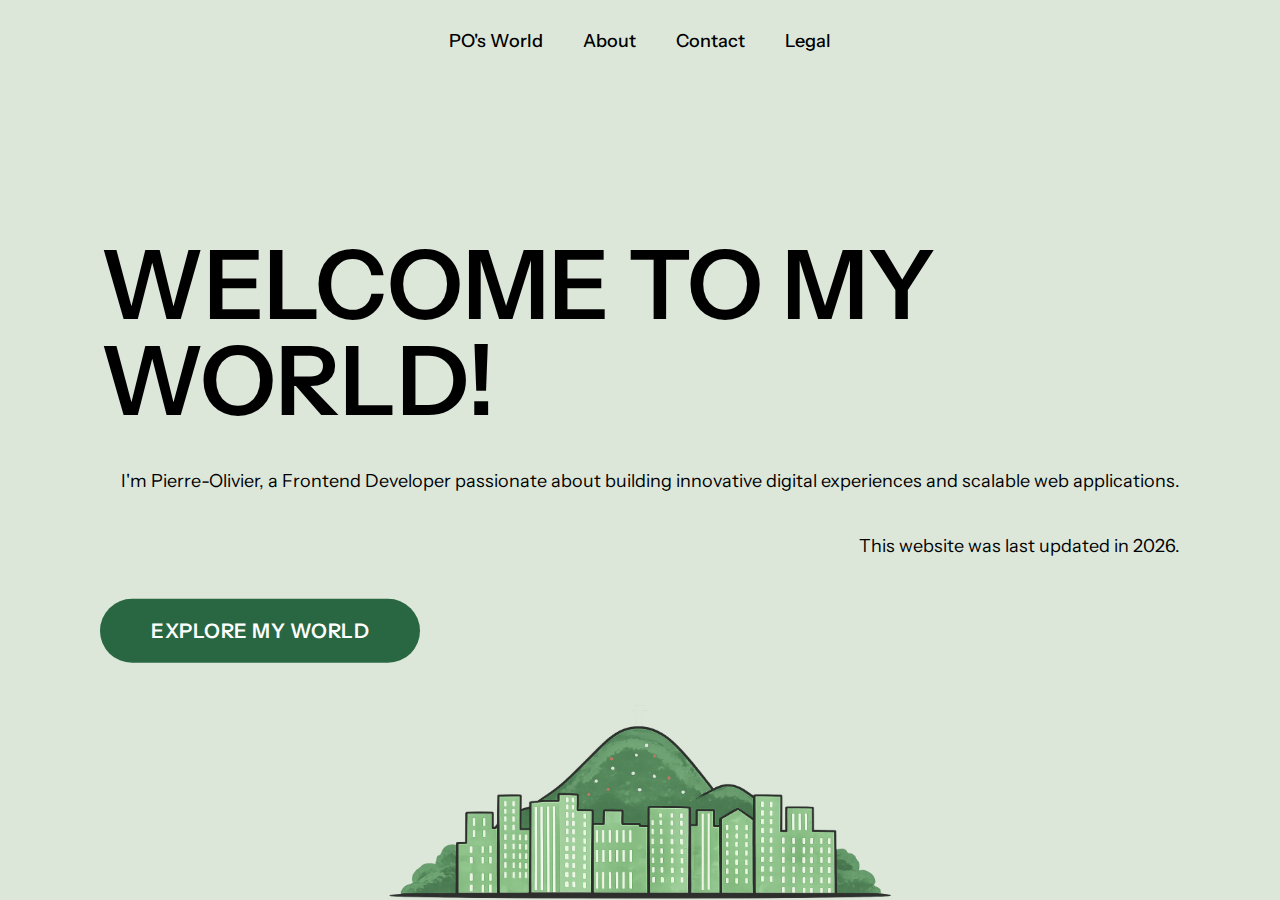
<file: index.html>
<!DOCTYPE html>
<html lang="en">
<head>
    <!-- Meta Tags -->
    <meta charset="UTF-8">
    <meta name="viewport" content="width=device-width, initial-scale=1.0">
    <meta name="description" content="Portfolio of Pierre-Olivier Boisvert - Frontend Developer specializing in innovative digital experiences and scalable web applications.">
    <meta name="author" content="Pierre-Olivier Boisvert">
    <meta name="keywords" content="Frontend Developer, Web Development, Portfolio, React, JavaScript, Three.js">

    <!-- Open Graph Meta Tags -->
    <meta property="og:title" content="PO's World - Pierre-Olivier Boisvert"/>
    <meta property="og:description" content="Portfolio Pierre-Olivier Boisvert - Frontend Developer"/>
    <meta property="og:image" content="assets/images/poboisvert_og.png"/>
    <meta property="og:url" content="https://poboisvert.com"/>
    <meta property="og:image:width" content="1200"/>
    <meta property="og:image:height" content="627"/>
    <meta property="og:type" content="website"/>

    <!-- Twitter Card Meta Tags -->
    <meta name="twitter:card" content="summary_large_image">
    <meta name="twitter:title" content="PO's World - Pierre-Olivier Boisvert">
    <meta name="twitter:description" content="Portfolio Pierre-Olivier Boisvert - Frontend Developer">
    <meta name="twitter:image" content="assets/images/poboisvert_og.png">

    <title>PO's World - Pierre-Olivier Boisvert | Frontend Developer</title>

    <!-- Favicon -->
    <link rel="icon" type="image/png" href="assets/icons/favicon.ico" sizes="16x16">

    <!-- Preconnect for Performance -->
    <link rel="preconnect" href="https://fonts.googleapis.com">
    <link rel="preconnect" href="https://fonts.gstatic.com" crossorigin>
    <link rel="preconnect" href="https://cdnjs.cloudflare.com">

    <!-- Fonts -->
    <link href="https://fonts.googleapis.com/css2?family=Instrument+Sans:wght@400;500;600;700&display=swap" rel="stylesheet">

    <!-- Font Awesome -->
    <link rel="stylesheet" href="https://cdnjs.cloudflare.com/ajax/libs/font-awesome/6.2.0/css/all.min.css" integrity="sha512-xh6O/CkQoPOWDdYTDqeRdPCVd1SpvCA9XXcUnZS2FmJNp1coAFzvtCN9BmamE+4aHK8yyUHUSCcJHgXloTyT2A==" crossorigin="anonymous" referrerpolicy="no-referrer"/>

    <!-- Stylesheets -->
    <link rel="stylesheet" href="css/style.css">
    <link rel="stylesheet" href="css/loader.css">
    <link rel="stylesheet" href="css/menu.css">
    <link rel="stylesheet" href="css/accessibility.css">
</head>
<body>
    <a href="#main-content" class="skip-link">Skip to main content</a>

    <!-- Loading Screen Section -->
    <section id="loadingscreen" aria-label="Loading screen">
        <a href="https://github.com/poboisvert" target="_blank" rel="noopener noreferrer" id="loading-github-link" aria-label="Visit Pierre-Olivier's GitHub Profile">
            <i class="fa-brands fa-github" aria-hidden="true"></i>
        </a>

        <nav role="navigation" id="loading-menu" aria-label="Loading screen navigation">
            <div id="loading-menuToggle">
                <input type="checkbox" aria-label="Toggle navigation menu"/>
                <span aria-hidden="true"></span>
                <span aria-hidden="true"></span>
                <span aria-hidden="true"></span>
                <ul id="loading-menu-list">
                    <li><a href="index.html" aria-current="page">PO's World</a></li>
                    <li><a href="about.html">About</a></li>
                    <li><a href="contact.html">Contact</a></li>
                    <li><a href="legal.html">Legal</a></li>
                </ul>
            </div>
        </nav>

        <div id="loader-wrapper">
            <h1 class="title">Welcome to my world!</h1>
            <p class="loader-text-right">
                <span>I'm Pierre-Olivier, a Frontend Developer passionate about building innovative digital experiences and scalable web applications.</span>
            </p>
            <p class="loader-text-right">
                <span>This website was last updated in 2026.</span>
            </p>
            <div id="progress" role="progressbar" aria-valuenow="0" aria-valuemin="0" aria-valuemax="100">
                <span id="loading">Loading...</span>
                <div id="progress-bar"></div>
            </div>
            <button class="button cta start-button-hidden" id="start-button" type="button" aria-label="Start exploring the portfolio">
                Explore my world <i class="fa-solid fa-arrow-right" aria-hidden="true"></i>
            </button>
        </div>

        <div class="footer-image-wrapper">
            <img src="assets/images/footer_bg.png" alt="" id="loading-footer-image" role="presentation">
        </div>
    </section>

    <!-- Main Content -->
    <main id="main-content">
        <!-- Logo -->
        <div id="logo" aria-label="PO's World Logo">PO's<br>WORLD</div>

        <!-- Main Navigation -->
        <nav role="navigation" aria-label="Main navigation">
            <div id="menuToggle">
                <input type="checkbox" aria-label="Toggle navigation menu"/>
                <span aria-hidden="true"></span>
                <span aria-hidden="true"></span>
                <span aria-hidden="true"></span>
                <ul id="menu">
                    <li><a href="index.html" aria-current="page">PO's World</a></li>
                    <li><a href="about.html">About</a></li>
                    <li><a href="contact.html">Contact</a></li>
                    <li><a href="legal.html">Legal</a></li>
                </ul>
            </div>
        </nav>

        <!-- Theme Toggle -->
        <label class="button-round" id="switch" aria-label="Toggle dark/light mode">
            <input id="myCheckbox" type="checkbox" checked aria-label="Theme toggle checkbox">
            <i id="moon" class="icon fa fa-moon fa-xl" aria-hidden="true"></i>
            <i id="sun" class="icon fa fa-lightbulb fa-xl" aria-hidden="true"></i>
        </label>

        <!-- 3D Canvas -->
        <canvas class="webgl" role="img" aria-label="Interactive 3D portfolio experience"></canvas>

        <!-- Instructions -->
        <aside class="sign" id="instructions" aria-label="Interaction instructions">
            <div id="animation" aria-hidden="true"></div>
            <p class="helptext"><span>Drag to explore</span></p>
        </aside>

        <!-- Journey Popups -->
        <article class="popup sign hidden" aria-hidden="true">
            <p>My journey began in Quebec, where I completed my Master of Business Administration at Université Laval, including an Erasmus exchange in Oslo, Norway, in 2017.</p>
        </article>

        <!-- Project: Info-Neige -->
        <article class="popup project hidden" aria-hidden="true" data-project="info-neige">
            <div class="content">
                <div class="text project-text">
                    <h2 class="projecttitle">Info-Neige</h2>
                    <p class="subtitle">A data-driven application built with Supabase, Python, and SQL, featuring GeoJSON integration for geospatial data visualization and analysis.</p>
                </div>
            </div>
            <a class="button primary" href="https://github.com/poboisvert/neigeapp" target="_blank" rel="noopener noreferrer">
                View Project<i class="fa-solid fa-arrow-right" aria-hidden="true"></i>
            </a>
        </article>

        <article class="popup sign hidden" aria-hidden="true">
            <p>I pivoted from commercial banking analysis to data analysis.</p>
        </article>

        <article class="popup sign hidden" aria-hidden="true">
            <p>In 2021, I completed a Data Analytics Certificate from the University of Toronto focusing on Python, SQL, and data analysis with Jupyter.</p>
        </article>

        <!-- Project: Pomme Olive -->
        <article class="popup project hidden" aria-hidden="true" data-project="pomme-olive">
            <div class="content">
                <div class="text project-text">
                    <h2 class="projecttitle">Pomme Olive</h2>
                    <p class="subtitle">Founded a web agency specializing in eCommerce, landing pages, and Meta ads. Developed and delivered solutions using WordPress, Webflow, and Shopify for clients across Quebec.</p>
                </div>
            </div>
            <a class="button primary" href="https://www.pomme-olive.com/" target="_blank" rel="noopener noreferrer">
                Visit Site<i class="fa-solid fa-arrow-right" aria-hidden="true"></i>
            </a>
        </article>

        <article class="popup sign hidden" aria-hidden="true">
            <p>Today, I work as a Frontend Developer at 4th Whale Marketing in Montreal.</p>
        </article>

        <!-- Project: ClusteringNBA -->
        <article class="popup project hidden" aria-hidden="true" data-project="clustering-nba">
            <div class="content">
                <div class="text project-text">
                    <h2 class="projecttitle">ClusteringNBA</h2>
                    <p class="subtitle">ClusteringNBA is a machine learning project that analyzes NBA player statistics using Python and scikit-learn. By leveraging unsupervised learning algorithms such as K-Means clustering, the project identifies distinct player archetypes and patterns across seasons. The analysis includes dimensionality reduction (PCA), visualization of clusters, and interactive data exploration, offering insights into player roles and team-building strategies. Ideal for fans and analysts interested in data-driven basketball analysis.</p>
                </div>
            </div>
            <a class="button primary" href="https://github.com/poboisvert/ClusteringNBA" target="_blank" rel="noopener noreferrer">
                View Project<i class="fa-solid fa-arrow-right" aria-hidden="true"></i>
            </a>
        </article>

        <!-- Project: Next-Chartist -->
        <article class="popup project hidden" aria-hidden="true" data-project="next-chartist">
            <div class="content">
                <div class="text project-text">
                    <h2 class="projecttitle">Next-Chartist</h2>
                    <p class="subtitle">Next-Chartist is a React charting library for Next.js, providing an easy-to-use, fully-typed React wrapper around the Chartist.js library. Designed for Next.js 13+ (supports the App Router, RSC, and SSR), it enables developers to quickly add responsive, customizable charts to modern React and Typescript projects. Features include seamless SSR/CSR compatibility, declarative chart APIs, TypeScript types and props, direct support for Chartist plug-ins, and dark mode theming via CSS variables. Ideal for anyone looking to render beautiful charts in Next.js with zero client-side headaches.</p>
                </div>
            </div>
            <a class="button primary" href="https://github.com/poboisvert/next-chartist" target="_blank" rel="noopener noreferrer">
                View Project<i class="fa-solid fa-arrow-right" aria-hidden="true"></i>
            </a>
        </article>

        <!-- Contact Popup -->
        <article class="popup sign hidden" id="contact" aria-hidden="true">
            <p>Want to connect?<br>Feel free to connect with me on <a href="https://www.linkedin.com/in/poboisvert/" target="_blank" rel="noopener noreferrer" class="contact-link">LinkedIn</a></p>
        </article>
    </main>

    <span id="main-content"></span>

    <!-- Footer Background -->
    <div class="footer-image-wrapper">
        <img src="assets/images/footer_bg.png" alt="" class="footer-image" role="presentation">
    </div>

    <!-- Scripts -->
    <script type="module" src="js/app/buttons.js"></script>
    <script type="module" src="js/app/3D.js"></script>
</body>
</html>
</file>
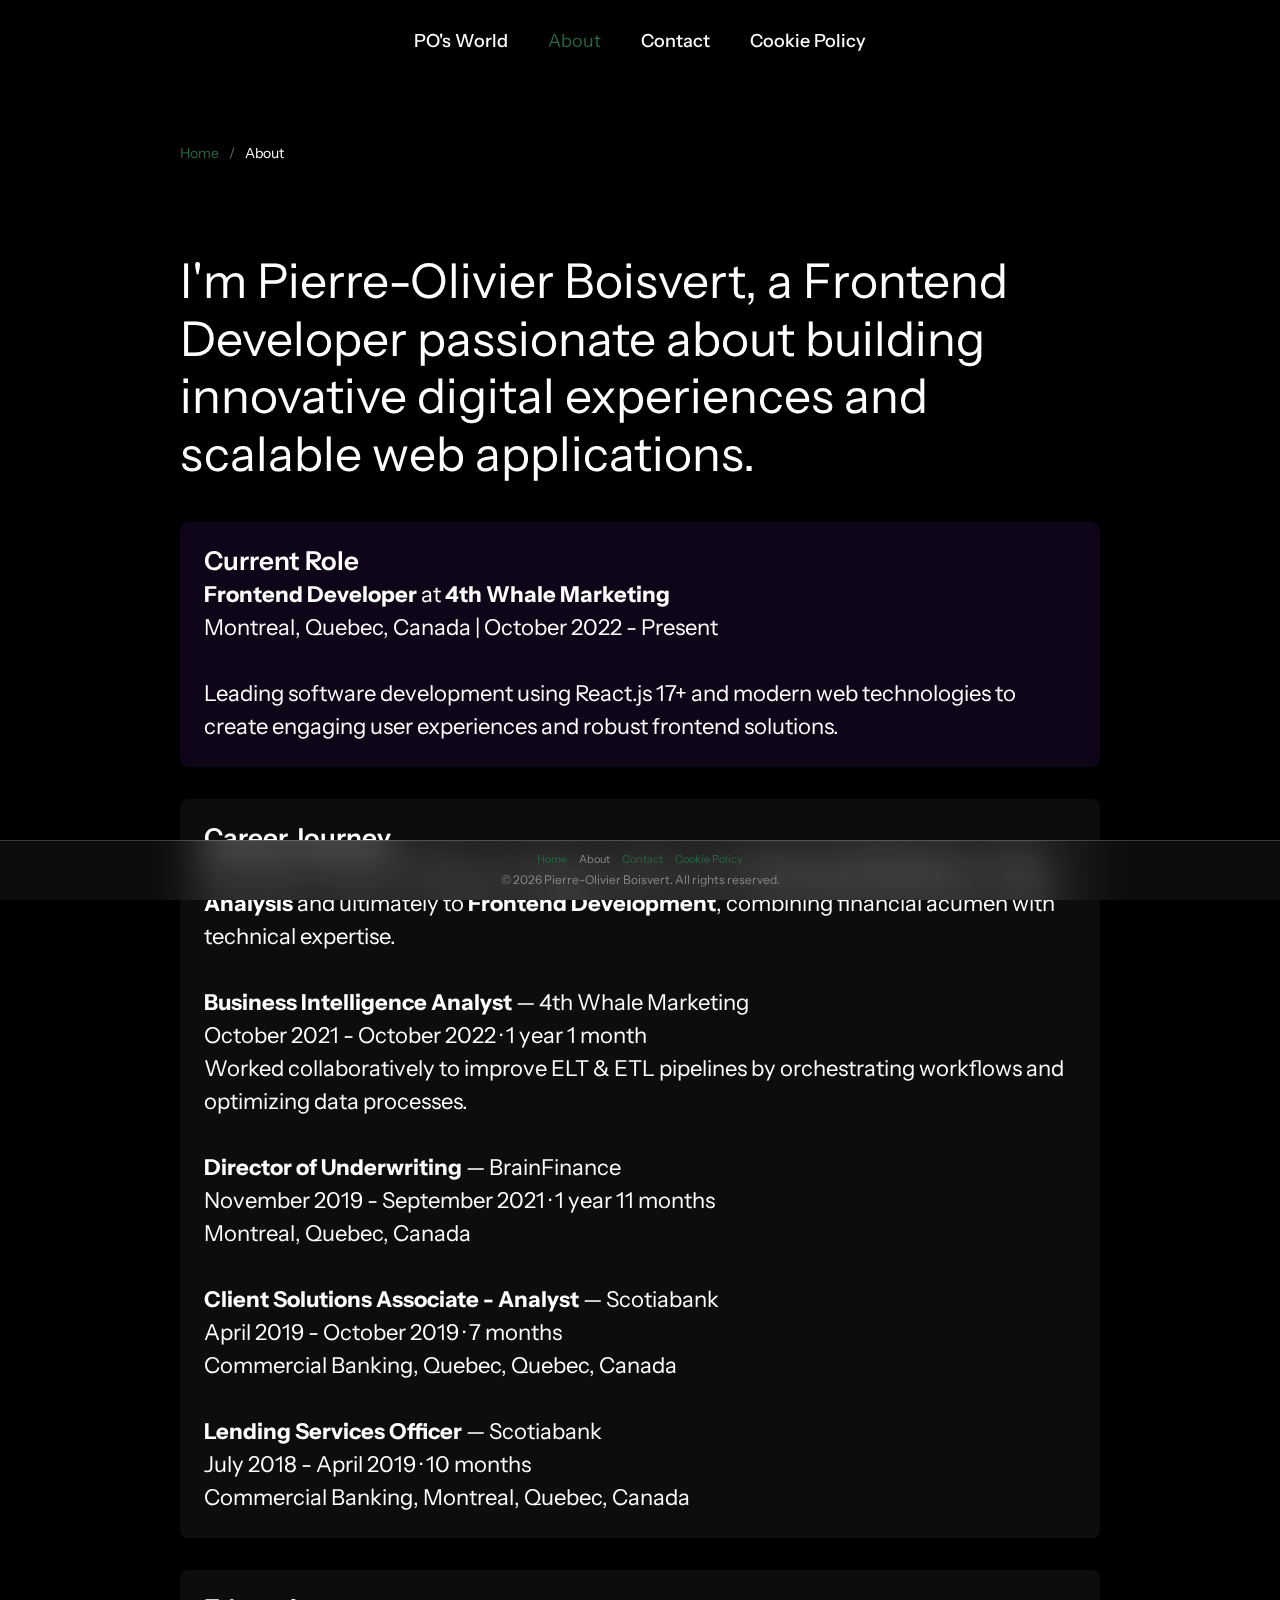
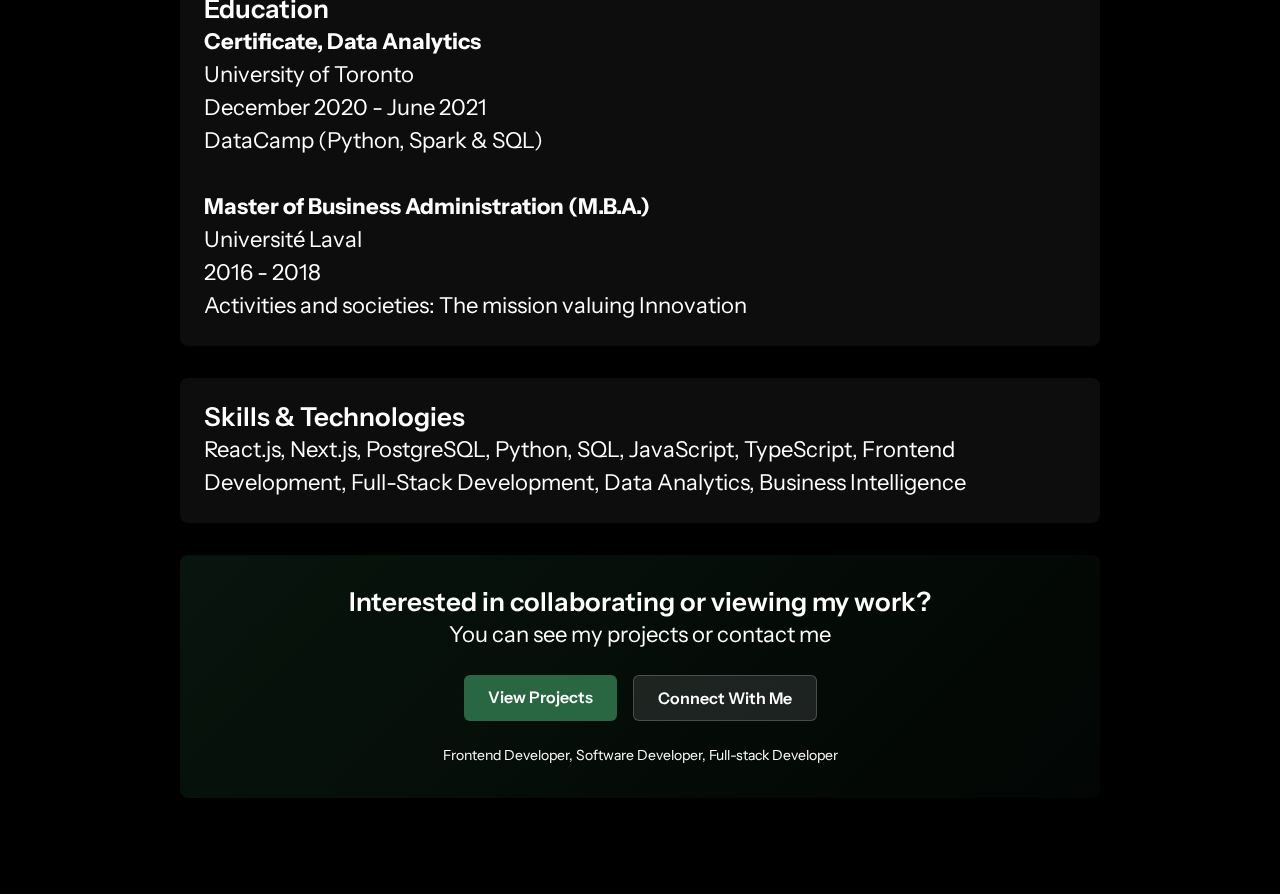
<file: about.html>
<!DOCTYPE html>
<html lang="en">
<head>
    <meta charset="UTF-8">
    <meta name="viewport" content="width=device-width, initial-scale=1.0">
    <title>PO's World</title>
    <link rel="stylesheet" href="css/style.css">
    <link rel="stylesheet" href="css/loader.css">
    <link rel="stylesheet" href="css/menu.css">
    <link rel="preconnect" href="https://fonts.googleapis.com">
    <link rel="preconnect" href="https://fonts.gstatic.com" crossorigin>
    <link href="https://fonts.googleapis.com/css2?family=Instrument+Sans:wght@400;500;600;700&display=swap" rel="stylesheet">
    <link rel="stylesheet" href="https://cdnjs.cloudflare.com/ajax/libs/font-awesome/6.2.0/css/all.min.css" integrity="sha512-xh6O/CkQoPOWDdYTDqeRdPCVd1SpvCA9XXcUnZS2FmJNp1coAFzvtCN9BmamE+4aHK8yyUHUSCcJHgXloTyT2A==" crossorigin="anonymous" referrerpolicy="no-referrer"/>
    <link rel="icon" type="image/png" href="assets/icons/favicon.ico" sizes="16x16">
</head>

<body style="background-color: black; color: white; max-width: 960px; margin: auto">

<a href="#main-content" style="position: absolute; left: -9999px; z-index: 999; padding: 10px; background: #286742; color: white; text-decoration: none;">Skip to main content</a>

<nav role="navigation">
    <div id="menuToggle">
    <input type="checkbox" />
        <span style="  background: white;"></span>
        <span style="  background: white;"></span>
        <span style="  background: white;"></span>
    <ul id="menu">
        <a href="index.html"><li>PO's World</li></a>
        <a href="about.html"><li class="active">About</li></a>
        <a href="contact.html"><li>Contact</li></a>
        <a href="legal.html"><li>Cookie Policy</li></a>
    </ul>
    </div>
</nav>

<div id="main-content" style="margin: 15% 20px 10% 20px;">
    <nav aria-label="Breadcrumb" style="margin-bottom: 30px;">
        <ol itemscope itemtype="https://schema.org/BreadcrumbList" style="list-style: none; padding: 0; display: flex; gap: 10px; font-size: 14px;">
            <li itemprop="itemListElement" itemscope itemtype="https://schema.org/ListItem">
                <a itemprop="item" href="index.html" style="color: #286742; text-decoration: none;">
                    <span itemprop="name">Home</span>
                </a>
                <meta itemprop="position" content="1" />
            </li>
            <li style="color: #666;">/</li>
            <li itemprop="itemListElement" itemscope itemtype="https://schema.org/ListItem">
                <span itemprop="name" style="color: white;">About</span>
                <meta itemprop="position" content="2" />
            </li>
        </ol>
    </nav>
    <br><br><br>
    <h1>I'm Pierre-Olivier Boisvert, a Frontend Developer passionate about building innovative digital experiences and scalable web applications.</h1>
    <br><br>

    <!-- Current Role Container -->
    <div style="background: rgba(147, 51, 234, 0.1); padding: 24px; margin-bottom: 32px; border-radius: 8px;">
        <h2 style="margin-top: 0;">Current Role</h2>
        <p2>
            <strong>Frontend Developer</strong> at <strong>4th Whale Marketing</strong><br>
            Montreal, Quebec, Canada | October 2022 - Present<br><br>
            Leading software development using React.js 17+ and modern web technologies to create
            engaging user experiences and robust frontend solutions.
        </p2>
    </div>

    <!-- Career Journey Container -->
    <div style="background: rgba(255, 255, 255, 0.05); padding: 24px; margin-bottom: 32px; border-radius: 8px;">
        <h2 style="margin-top: 0;">Career Journey</h2>
        <p2>
            My career evolution reflects a strategic transition from <strong>Commercial Banking</strong> to <strong>Data Analysis</strong> and ultimately to <strong>Frontend Development</strong>, combining financial acumen with technical expertise.<br><br>

            <strong>Business Intelligence Analyst</strong> — 4th Whale Marketing<br>
            October 2021 - October 2022 · 1 year 1 month<br>
            Worked collaboratively to improve ELT & ETL pipelines by orchestrating workflows and optimizing data processes.<br><br>

            <strong>Director of Underwriting</strong> — BrainFinance<br>
            November 2019 - September 2021 · 1 year 11 months<br>
            Montreal, Quebec, Canada<br><br>

            <strong>Client Solutions Associate - Analyst</strong> — Scotiabank<br>
            April 2019 - October 2019 · 7 months<br>
            Commercial Banking, Quebec, Quebec, Canada<br><br>

            <strong>Lending Services Officer</strong> — Scotiabank<br>
            July 2018 - April 2019 · 10 months<br>
            Commercial Banking, Montreal, Quebec, Canada
        </p2>
    </div>

    <!-- Education Container -->
    <div style="background: rgba(255, 255, 255, 0.05); padding: 24px; margin-bottom: 32px; border-radius: 8px;">
        <h2 style="margin-top: 0;">Education</h2>
        <p2>
            <strong>Certificate, Data Analytics</strong><br>
            University of Toronto<br>
            December 2020 - June 2021<br>
            DataCamp (Python, Spark & SQL)<br><br>

            <strong>Master of Business Administration (M.B.A.)</strong><br>
            Université Laval<br>
            2016 - 2018<br>
            Activities and societies: The mission valuing Innovation
        </p2>
    </div>

    <!-- Skills Container -->
    <div style="background: rgba(255, 255, 255, 0.05); padding: 24px; margin-bottom: 32px; border-radius: 8px;">
        <h2 style="margin-top: 0;">Skills & Technologies</h2>
        <p2>
            React.js, Next.js, PostgreSQL, Python, SQL, JavaScript, TypeScript,
            Frontend Development, Full-Stack Development, Data Analytics, Business Intelligence
        </p2>
    </div>

    <!-- Call to Action Container -->
    <div style="background: linear-gradient(135deg, rgba(40, 103, 66, 0.2), rgba(40, 103, 66, 0.05)); padding: 32px; border-radius: 8px; text-align: center;">
        <h2 style="margin-top: 0;">Interested in collaborating or viewing my work?</h2>
        <p2 style="display: block; margin-bottom: 24px;">
            You can see my projects or contact me
        </p2>
        <div style="display: flex; gap: 16px; justify-content: center; flex-wrap: wrap;">
            <a href="https://github.com/poboisvert" target="_blank" rel="noopener noreferrer" style="display: inline-block; background: #286742; color: white; padding: 12px 24px; border-radius: 6px; text-decoration: none; font-weight: 600;">View Projects</a>
            <a href="https://www.linkedin.com/in/poboisvert/" target="_blank" rel="noopener noreferrer" style="display: inline-block; background: rgba(255, 255, 255, 0.1); color: white; padding: 12px 24px; border-radius: 6px; text-decoration: none; font-weight: 600; border: 1px solid rgba(255, 255, 255, 0.2);">Connect With Me</a>
        </div>
        <p2 style="display: block; margin-top: 24px; font-size: 14px;">
            Frontend Developer, Software Developer, Full-stack Developer
        </p2>
    </div>
</div>

<footer style="margin-top: 80px; height: 60px; padding: 8px 16px; background: rgba(255, 255, 255, 0.05); backdrop-filter: blur(20px) saturate(180%); -webkit-backdrop-filter: blur(20px) saturate(180%); border-top: 1px solid rgba(255, 255, 255, 0.2); display: flex; flex-direction: column; align-items: center; justify-content: center; gap: 4px; box-sizing: border-box;">
    <nav aria-label="Footer navigation" style="display: flex; flex-wrap: wrap; gap: 12px; justify-content: center;">
        <a href="index.html" style="color: #286742; text-decoration: none; font-size: 11px;">Home</a>
        <a href="about.html" style="color: #888; text-decoration: none; font-size: 11px;">About</a>
        <a href="contact.html" style="color: #286742; text-decoration: none; font-size: 11px;">Contact</a>
        <a href="legal.html" style="color: #286742; text-decoration: none; font-size: 11px;">Cookie Policy</a>
    </nav>
    <div style="text-align: center; font-size: 8px; color: #888; margin-top: 2px;">
        <p style="margin: 0; font-size: 12px;">&copy; 2026 Pierre-Olivier Boisvert. All rights reserved.</p>
    </div>
</footer>

</body>
</html>
</file>
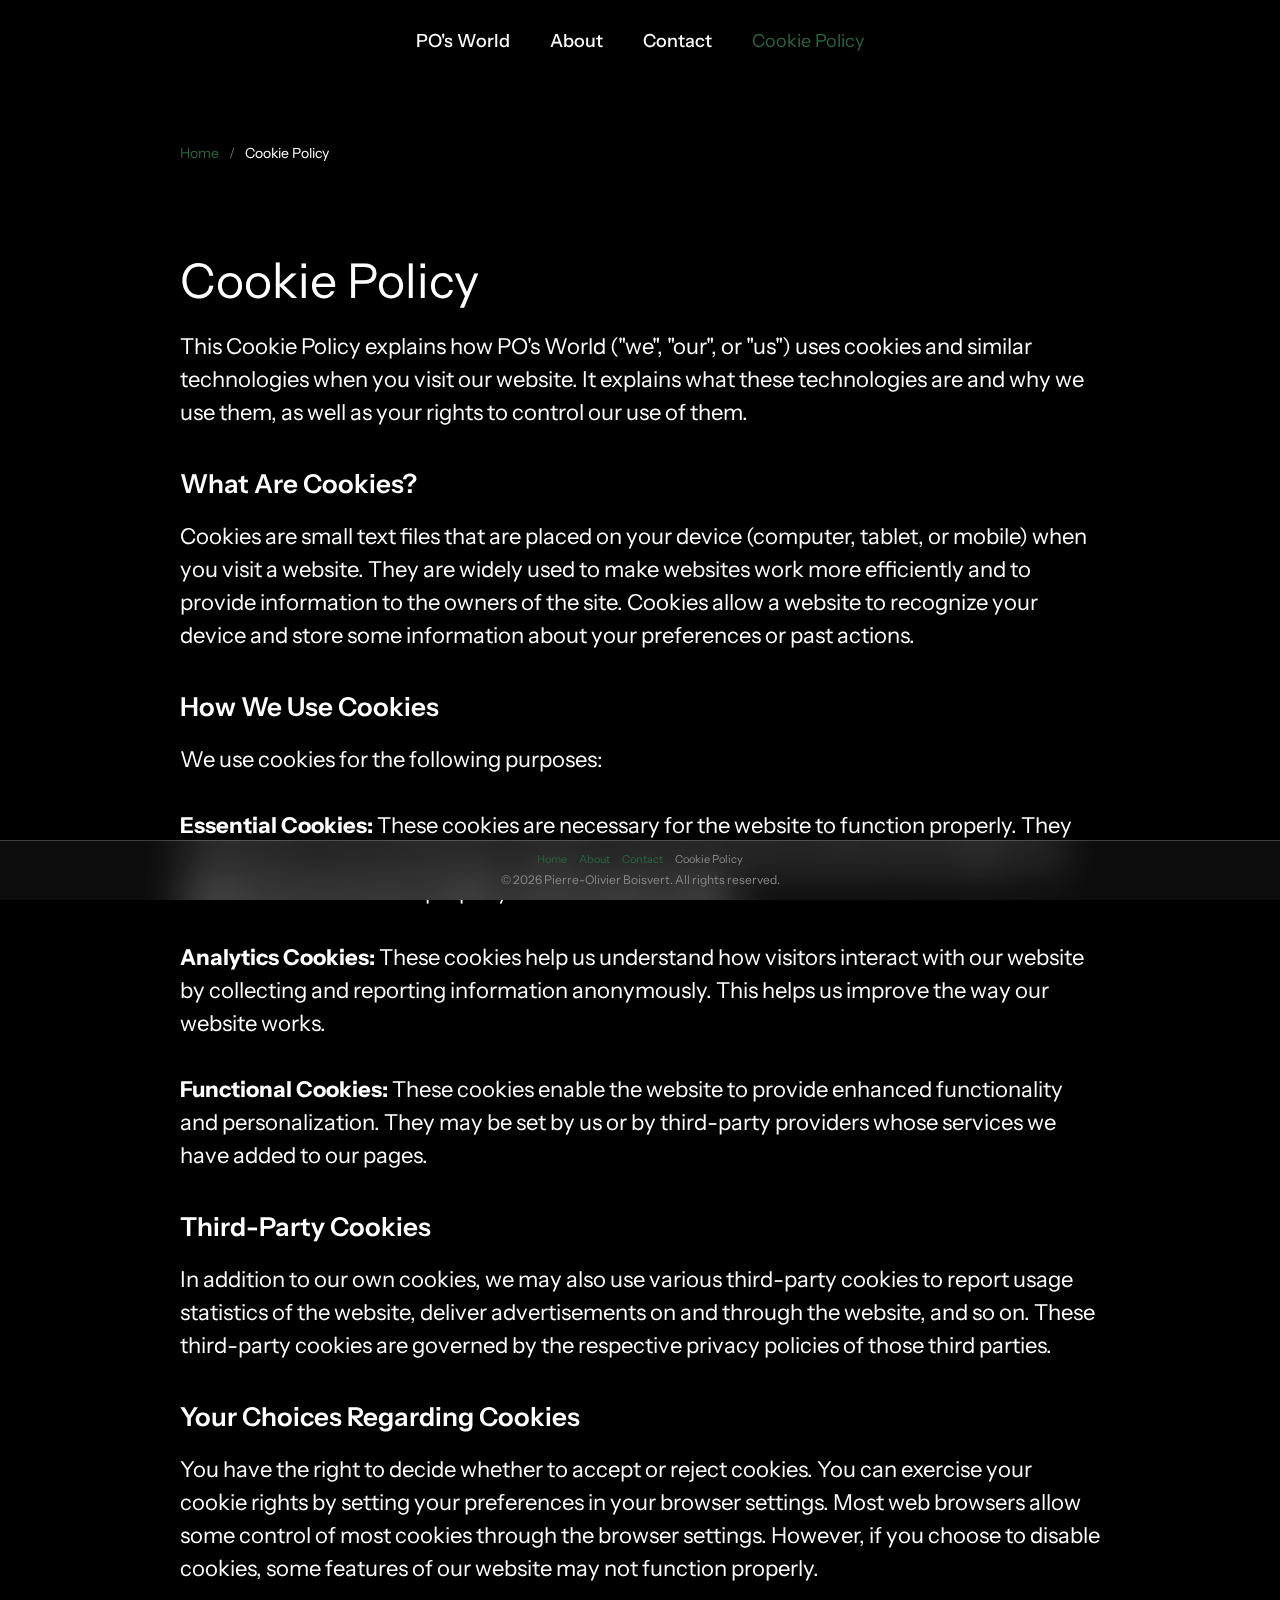
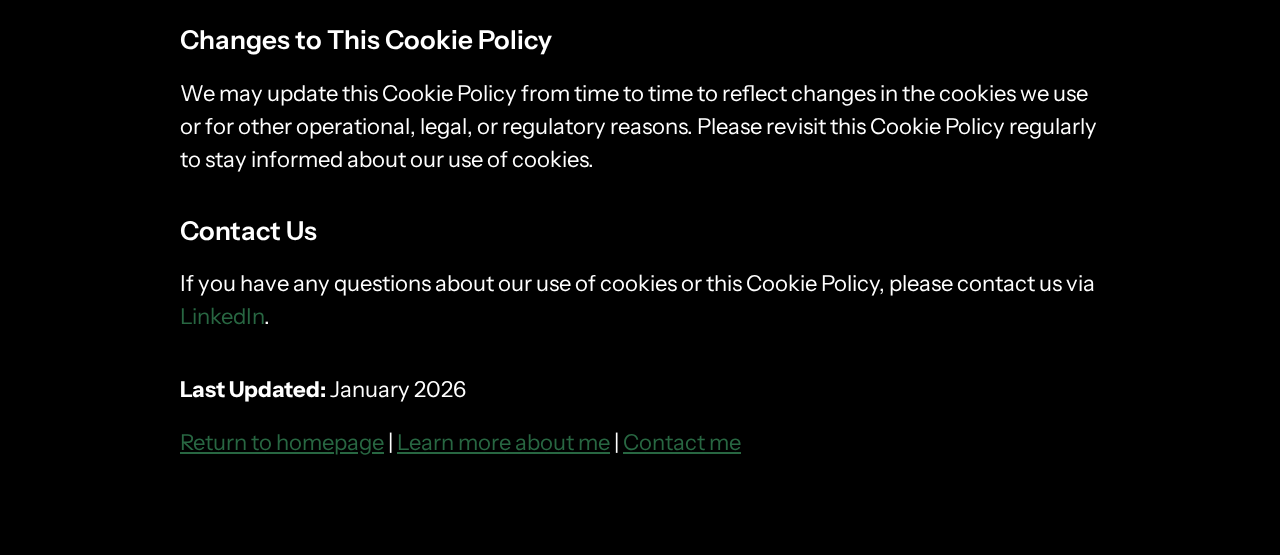
<file: legal.html>
<!DOCTYPE html>
<html lang="en">
<head>
    <meta charset="UTF-8">
    <meta name="viewport" content="width=device-width, initial-scale=1.0">
    <title>PO's World</title>
    <link rel="stylesheet" href="css/style.css">
    <link rel="stylesheet" href="css/loader.css">
    <link rel="stylesheet" href="css/menu.css">
    <link rel="preconnect" href="https://fonts.googleapis.com">
    <link rel="preconnect" href="https://fonts.gstatic.com" crossorigin>
    <link href="https://fonts.googleapis.com/css2?family=Instrument+Sans:wght@400;500;600;700&display=swap" rel="stylesheet">
    <link rel="stylesheet" href="https://cdnjs.cloudflare.com/ajax/libs/font-awesome/6.2.0/css/all.min.css" integrity="sha512-xh6O/CkQoPOWDdYTDqeRdPCVd1SpvCA9XXcUnZS2FmJNp1coAFzvtCN9BmamE+4aHK8yyUHUSCcJHgXloTyT2A==" crossorigin="anonymous" referrerpolicy="no-referrer"/>
    <link rel="icon" type="image/png" href="assets/icons/favicon.ico" sizes="16x16">
</head>

<body style="background-color: black; color: white; max-width: 960px; margin: auto">

<a href="#main-content" style="position: absolute; left: -9999px; z-index: 999; padding: 10px; background: #286742; color: white; text-decoration: none;">Skip to main content</a>

<nav role="navigation">
    <div id="menuToggle">
    <input type="checkbox" />
        <span style="  background: white;"></span>
        <span style="  background: white;"></span>
        <span style="  background: white;"></span>
    <ul id="menu">
        <a href="index.html"><li>PO's World</li></a>
        <a href="about.html"><li>About</li></a>
        <a href="contact.html"><li>Contact</li></a>
        <a href="legal.html"><li class="active">Cookie Policy</li></a>
    </ul>
    </div>
</nav>


<div id="main-content" style="margin: 15% 20px 10% 20px;">
<nav aria-label="Breadcrumb" style="margin-bottom: 30px;">
    <ol itemscope itemtype="https://schema.org/BreadcrumbList" style="list-style: none; padding: 0; display: flex; gap: 10px; font-size: 14px;">
        <li itemprop="itemListElement" itemscope itemtype="https://schema.org/ListItem">
            <a itemprop="item" href="index.html" style="color: #286742; text-decoration: none;">
                <span itemprop="name">Home</span>
            </a>
            <meta itemprop="position" content="1" />
        </li>
        <li style="color: #666;">/</li>
        <li itemprop="itemListElement" itemscope itemtype="https://schema.org/ListItem">
            <span itemprop="name" style="color: white;">Cookie Policy</span>
            <meta itemprop="position" content="2" />
        </li>
    </ol>
</nav>
<br><br><br>
<h1>Cookie Policy</h1>
<br>
<p2>
    This Cookie Policy explains how PO's World ("we", "our", or "us") uses cookies and similar technologies 
    when you visit our website. It explains what these technologies are and why we use them, as well as 
    your rights to control our use of them.
</p2>
<br><br><br>
<h2>What Are Cookies?</h2>
<br>
<p2>
    Cookies are small text files that are placed on your device (computer, tablet, or mobile) when you visit 
    a website. They are widely used to make websites work more efficiently and to provide information to the 
    owners of the site. Cookies allow a website to recognize your device and store some information about your 
    preferences or past actions.
</p2>
<br><br><br>
<h2>How We Use Cookies</h2>
<br>
<p2>
    We use cookies for the following purposes:
    <br><br>
    <strong>Essential Cookies:</strong> These cookies are necessary for the website to function properly. 
    They enable basic functions like page navigation and access to secure areas of the website. The website 
    cannot function properly without these cookies.
    <br><br>
    <strong>Analytics Cookies:</strong> These cookies help us understand how visitors interact with our 
    website by collecting and reporting information anonymously. This helps us improve the way our website works.
    <br><br>
    <strong>Functional Cookies:</strong> These cookies enable the website to provide enhanced functionality 
    and personalization. They may be set by us or by third-party providers whose services we have added to our pages.
</p2>
<br><br><br>
<h2>Third-Party Cookies</h2>
<br>
<p2>
    In addition to our own cookies, we may also use various third-party cookies to report usage statistics 
    of the website, deliver advertisements on and through the website, and so on. These third-party cookies 
    are governed by the respective privacy policies of those third parties.
</p2>
<br><br><br>
<h2>Your Choices Regarding Cookies</h2>
<br>
<p2>
    You have the right to decide whether to accept or reject cookies. You can exercise your cookie rights 
    by setting your preferences in your browser settings. Most web browsers allow some control of most cookies 
    through the browser settings. However, if you choose to disable cookies, some features of our website 
    may not function properly.
</p2>
<br><br><br>
<h2>Changes to This Cookie Policy</h2>
<br>
<p2>
    We may update this Cookie Policy from time to time to reflect changes in the cookies we use or for other 
    operational, legal, or regulatory reasons. Please revisit this Cookie Policy regularly to stay informed 
    about our use of cookies.
</p2>
<br><br><br>
<h2>Contact Us</h2>
<br>
<p2>
    If you have any questions about our use of cookies or this Cookie Policy, please contact us via
    <a href="https://www.linkedin.com/in/poboisvert/" target="_blank" rel="noopener noreferrer" style="color: #286742;">LinkedIn</a>.
</p2>
<br><br><br>
<p2>
    <strong>Last Updated:</strong> January 2026
</p2>
<br><br>
<p2>
    <a href="index.html" style="color: #286742; text-decoration: underline;">Return to homepage</a> |
    <a href="about.html" style="color: #286742; text-decoration: underline;">Learn more about me</a> |
    <a href="contact.html" style="color: #286742; text-decoration: underline;">Contact me</a>
</p2>
</div>

<footer style="margin-top: 80px; height: 60px; padding: 8px 16px; background: rgba(255, 255, 255, 0.05); backdrop-filter: blur(20px) saturate(180%); -webkit-backdrop-filter: blur(20px) saturate(180%); border-top: 1px solid rgba(255, 255, 255, 0.2); display: flex; flex-direction: column; align-items: center; justify-content: center; gap: 4px; box-sizing: border-box;">
    <nav aria-label="Footer navigation" style="display: flex; flex-wrap: wrap; gap: 12px; justify-content: center;">
        <a href="index.html" style="color: #286742; text-decoration: none; font-size: 11px;">Home</a>
        <a href="about.html" style="color: #286742; text-decoration: none; font-size: 11px;">About</a>
        <a href="contact.html" style="color: #286742; text-decoration: none; font-size: 11px;">Contact</a>
        <a href="legal.html" style="color: #888; text-decoration: none; font-size: 11px;">Cookie Policy</a>
    </nav>
    <div style="text-align: center; font-size: 8px; color: #888; margin-top: 2px;">
        <p style="margin: 0; font-size: 12px;">&copy; 2026 Pierre-Olivier Boisvert. All rights reserved.</p>
    </div>
</footer>

</body>
</html>
</file>
<file: css/style.css>
* {
  margin: 0;
  padding: 0;
  font-family: "Instrument Sans", sans-serif;
  -webkit-font-smoothing: antialiased;
  -moz-osx-font-smoothing: grayscale;
}

body {
  color: black;
}

.webgl {
  position: fixed;
  top: 0;
  left: 0;
  outline: none;
  background: linear-gradient(
    0deg,
    hsl(200, 50%, 100%) 50%,
    hsl(214, 80%, 70%) 100%
  );

  cursor: move; /* fallback if grab cursor is unsupported */
  cursor: grab;
  cursor: -moz-grab;
  cursor: -webkit-grab;
}

.webgl:active {
  cursor: grabbing;
  cursor: -moz-grabbing;
  cursor: -webkit-grabbing;
}

.title {
  font-size: 96px;
  font-weight: 600;
  line-height: 100%;
  text-transform: uppercase;
  color: black;
}

h1 {
  font-size: 48px;
  font-weight: 400;
  line-height: 120%;
}

h2 {
  font-size: 26px;
  font-weight: 600;
  line-height: 120%;
}

h3 {
  font-size: 20px;
  font-weight: 700;
  line-height: 140%;
}

p2 {
  font-size: 22px;
  line-height: 150%;
  font-weight: 400;
}

p {
  font-size: 18px;
  font-weight: 400;
  line-height: 140%;
}

a {
  color: #286742;
  text-decoration: none;
}

a:hover {
  cursor: pointer;
}

.helptext {
  font-size: 16px;
  font-weight: 600;
  letter-spacing: 0.5px;
  text-transform: uppercase;
}

.sign {
  position: fixed;
  padding: 0 20px 0 20px;
  width: 100%;
  max-width: 560px;
  top: 15%;
  left: 50%;
  transform: translateX(-50%);
  border-radius: 16px;
  box-sizing: border-box;
  z-index: 777;
  text-align: center;
}

#animation {
  width: 88px;
  height: 48px;
  margin: auto;
  margin-bottom: 12px;
  background-image: url(../assets/images/drag_animation.svg);
}

.project {
  position: fixed;
  width: 90%;
  max-width: 400px;
  top: 15%;
  left: 50%;
  transform: translateX(-50%);
  border-radius: 16px;
  padding: 0px;
  z-index: 777;
  box-sizing: border-box;
}

.content {
  text-align: left;
  display: flex;
  flex-wrap: nowrap;
  align-items: center;
  margin-bottom: 32px;
}

.text {
  width: 100%;
  display: block;
}

.text.project-text {
  background-color: rgba(255, 255, 255, 0.8);
  color: black;
  padding: 20px;
  border-radius: 12px;
}

.loader-text-right {
  text-align: right;
  color: black;
}

.start-button-hidden {
  display: none;
}

.contact-link {
  color: #286742;
}

.thumbnail {
  display: flex;
  width: 80px;
  min-width: 80px;
  height: 80px;
  margin-right: 16px;
  border-radius: 12px;
  background-size: cover;
  background-repeat: no-repeat;
  background-position: center;
}

.button {
  width: 100%;
  padding: 16px;
  font-size: 16px;
  font-weight: 600;
  letter-spacing: 0.5px;
  text-transform: uppercase;
  border: none;
  background-color: white;
  color: black;
  border-radius: 99px;
}

.button:hover {
  cursor: pointer;
  color: white;
  background-color: #75b272;
}
.button:active {
  cursor: pointer;
  color: white;
  background-color: black;
}

#switch {
  position: fixed;
  z-index: 888;
  bottom: 20px;
  right: 20px;
}

#switch input {
  display: none;
}

.icon {
  margin: 0;
  position: absolute;
  top: 50%;
  left: 50%;
  -ms-transform: translate(-50%, -50%);
  transform: translate(-50%, -50%);
}

#moon {
  display: none;
}

#sun {
  display: block;
}

input:checked ~ #moon {
  display: block;
}

input:checked ~ #sun {
  display: none;
}

.modal {
  height: 100%;
  width: 100%;
  top: 0;
  overflow-y: scroll;
  background-color: black;
  color: white;
  position: fixed;
  z-index: 999;
  display: none;
}

.header {
  height: 100vh;
  width: 100%;
  background-size: cover;
  background-repeat: no-repeat;
  background-position: center;
}

.header-wrapper {
  position: relative;
  top: 50%;
  transform: translateY(-50%);
  max-width: 800px;
  margin: auto;
  filter: drop-shadow(0 0 50px black);
}

.modal-content-wrapper {
  max-width: 800px;
  margin: 0 auto 80px auto;
  display: flex;
  flex-direction: column;
  row-gap: 80px;
  justify-content: space-between;
}

.project-img {
  width: 100%;
  height: auto;
}

.credits {
  text-align: center;
}

#logo {
  position: fixed;
  top: 20px;
  right: 20px;
  font-size: 16px;
  font-weight: 700;
  line-height: 100%;
  z-index: 999;
}

.button-round {
  background-color: white;
  color: black;
  width: 48px;
  height: 48px;
  border-radius: 50%;
}

.button-round:hover {
  cursor: pointer;
  color: white;
  background-color: #75b272;
}

.close {
  position: fixed;
  top: 20px;
  right: 20px;
  z-index: 999;
}

.embed-container {
  --video--width: 960;
  --video--height: 540;

  position: relative;
  padding-bottom: calc(
    var(--video--height) / var(--video--width) * 100%
  ); /* 41.66666667% */
  overflow: hidden;
  max-width: 100%;
  background: black;
}

.embed-container iframe,
.embed-container object,
.embed-container embed {
  position: absolute;
  top: 0;
  left: 0;
  width: 100%;
  height: 100%;
}

/* Fade-In Effect */
.visible {
  visibility: visible;
  opacity: 1;
  transition: opacity 0.2s linear;
}
/* Fade-Out Effect */
.hidden {
  visibility: hidden;
  opacity: 0;
  transition: visibility 0s 0.2s, opacity 0.2s linear;
}

@media only screen and (max-width: 1200px) {
  .modal-content-wrapper {
    margin: 48px 48px 48px 48px;
    row-gap: 64px;
  }

  .header-wrapper {
    margin: auto 48px auto 48px;
  }
}

@media only screen and (max-width: 600px) {
  h1 {
    font-size: 24px;
  }

  h2 {
    font-size: 20px;
  }

  p2 {
    font-size: 18px;
  }

  p {
    font-size: 16px;
  }

  .helptext span {
    display: none;
  }
  .helptext:after {
    content: "Swipe to explore";
  }

  #animation {
    background-image: url(../assets/images/swipe_animation.svg);
  }

  .modal-content-wrapper {
    margin: 32px 20px 48px 20px;
    row-gap: 40px;
  }

  .header {
    height: 360px;
  }

  .header-wrapper {
    margin: auto 20px auto 20px;
  }

  .title {
    font-size: 64px;
  }
}

.footer-image-wrapper {
  position: fixed;
  bottom: 0;
  left: 0;
  width: 100%;
  z-index: -1;
  pointer-events: none;
}

.footer-image {
  position: absolute;
  bottom: 0;
  left: 50%;
  transform: translateX(-50%);
  max-width: 100%;
  height: auto;
  z-index: 999;
}

footer {
  position: fixed;
  bottom: 0;
  left: 0;
  width: 100%;
  padding: 12px 24px 8px 24px;
  background-color: rgba(255, 255, 255, 0.95);
  color: black;
  text-align: center;
  z-index: 1000;
  box-sizing: border-box;
  backdrop-filter: blur(10px);
  display: flex;
  flex-direction: column;
  align-items: center;
  justify-content: center;
  gap: 8px;
}

.footer-links {
  display: flex;
  justify-content: center;
  align-items: center;
  gap: 24px;
  flex-wrap: wrap;
}

.footer-nav-links {
  display: flex;
  justify-content: center;
  align-items: center;
  gap: 20px;
  flex-wrap: wrap;
}

.footer-nav-links a {
  color: #286742;
  text-decoration: none;
  font-size: 12px;
  font-weight: 500;
}

.footer-nav-links a:hover {
  text-decoration: underline;
}

.footer-social-links {
  display: flex;
  justify-content: center;
  align-items: center;
  gap: 16px;
}

.footer-social-links a {
  color: #286742;
  text-decoration: none;
  font-size: 18px;
  transition: color 0.2s ease;
}

.footer-social-links a:hover {
  color: #1a4d2e;
}

.footer-copyright {
  margin-top: 4px;
}

.footer-copyright p {
  margin: 0;
  font-size: 11px;
  color: #666;
}

@media only screen and (max-height: 1150px) {
  .footer-image-wrapper {
    opacity: 0.8;
  }
  
  .footer-image {
    max-height: 200px;
    object-fit: contain;
  }
}

@media only screen and (max-width: 600px) {
  footer {
    padding: 10px 15px 8px 15px;
    gap: 6px;
  }

  .footer-links {
    gap: 16px;
  }

  .footer-nav-links {
    gap: 12px;
  }

  .footer-nav-links a {
    font-size: 11px;
  }

  .footer-social-links {
    gap: 12px;
  }

  .footer-social-links a {
    font-size: 16px;
  }

  .footer-copyright p {
    font-size: 10px;
  }
}
</file>
<file: css/loader.css>
#loadingscreen {
  width: 100%;
  height: 100%;
  position: fixed;
  top: 0;
  left: 0;
  background: #dce7da;
  z-index: 1000;
  color: black;
}

#loader-wrapper {
  position: absolute;
  width: 90%;
  max-width: 1080px;
  top: 50%;
  left: 50%;
  transform: translate(-50%, -50%);
  display: flex;
  flex-direction: column;
  row-gap: 40px;
  justify-content: space-between;
}

#progress {
  width: 320px;
  height: 64px;
  background-color: #75b272;
  border-radius: 99px;
  overflow: hidden;
  position: relative;
}

#progress-bar {
  width: 0%;
  height: 100%;
  background: white;
}

#loading {
  font-size: 20px;
  font-weight: 600;
  letter-spacing: 0.5px;
  text-transform: uppercase;
  color: black;

  position: absolute;
  top: 50%;
  left: 50%;
  transform: translate(-50%, -50%);
}

.cta {
  width: 320px;
  height: 64px;
  font-size: 20px;
  background: #286742;
  color: white;
}

.cta:hover {
  background: white;
  color: black;
}

#loading-github-link {
  position: absolute;
  top: 8px;
  right: 20px;
  z-index: 1001;
  color: black;
  font-size: 32px;
  text-decoration: none;
  transition: color 0.2s ease;
}

#loading-github-link:hover {
  color: #286742;
}

#loading-menu {
  position: fixed;
  top: 0;
  left: 0;
  z-index: 1001;
}

/* Mobile and Tablet: Burger Menu (< 1024px) */
#loading-menuToggle {
  display: block;
  position: fixed;
  top: 24px;
  left: 20px;
  z-index: 1001;
  -webkit-user-select: none;
  user-select: none;
}

#loading-menuToggle a {
  color: white;
  text-decoration: none;
  transition: color 0.3s ease;
}

#loading-menuToggle a:hover {
  color: #286742;
}

#loading-menuToggle input {
  display: block;
  width: 40px;
  height: 32px;
  position: absolute;
  top: -7px;
  left: -5px;
  cursor: pointer;
  opacity: 0;
  z-index: 1002;
  -webkit-touch-callout: none;
}

#loading-menuToggle span {
  display: block;
  width: 28px;
  height: 3px;
  margin-bottom: 6px;
  position: relative;
  background: black;
  border-radius: 2px;
  z-index: 1001;
  transform-origin: -4px 0px;
  transition: transform 0.5s cubic-bezier(0.77, 0.2, 0.05, 1),
    background 0.5s cubic-bezier(0.77, 0.2, 0.05, 1), opacity 0.55s ease;
}

#loading-menuToggle span:first-child {
  transform-origin: 0% 0%;
}

#loading-menuToggle span:nth-last-child(2) {
  transform-origin: 0% 100%;
}

#loading-menuToggle input:checked ~ span {
  opacity: 1;
  transform: rotate(45deg) translate(-2px, -4px);
  background: white !important;
}

#loading-menuToggle input:checked ~ span:nth-last-child(3) {
  opacity: 0;
  transform: rotate(0deg) scale(0.2, 0.2);
}

#loading-menuToggle input:checked ~ span:nth-last-child(2) {
  transform: rotate(-45deg) translate(0, -1px);
}

#loading-menu-list {
  position: absolute;
  width: 240px;
  height: 100vh;
  top: 0;
  left: 0;
  margin: -100px 0 0 -20px;
  padding: 50px;
  padding-top: 125px;
  background: black;
  list-style-type: none;
  -webkit-font-smoothing: antialiased;
  transform-origin: 0% 0%;
  transform: translate(-100%, 0);
  transition: transform 0.5s cubic-bezier(0.77, 0.2, 0.05, 1);
}

#loading-menuToggle input:checked ~ #loading-menu-list {
  transform: none;
}

#loading-menu-list li {
  padding: 10px 0;
  font-size: 24px;
}

/* Desktop: Horizontal Menu (>= 1024px) */
@media (min-width: 1024px) {
  #loading-menuToggle {
    position: fixed;
    top: 30px;
    left: 50%;
    transform: translateX(-50%);
  }

  #loading-menuToggle input,
  #loading-menuToggle span {
    display: none;
  }

  #loading-menu-list {
    position: relative;
    display: flex;
    flex-direction: row;
    align-items: center;
    gap: 40px;
    width: auto;
    height: auto;
    margin: 0;
    padding: 0;
    background: transparent;
    transform: none;
    transition: none;
  }

  #loading-menu-list li {
    padding: 0;
    font-size: 18px;
  }

  #loading-menu-list a {
    color: black;
    font-weight: 500;
    position: relative;
  }

  #loading-menu-list a::after {
    content: "";
    position: absolute;
    bottom: -5px;
    left: 0;
    width: 0;
    height: 2px;
    background: #286742;
    transition: width 0.3s ease;
  }

  #loading-menu-list a:hover::after {
    width: 100%;
  }

  #loading-menu-list a:hover {
    color: #286742;
  }
}

.footer-image-wrapper {
  position: fixed;
  bottom: 0;
  left: 0;
  width: 100%;
  z-index: -1;
  pointer-events: none;
}

#loading-footer-image {
  position: absolute;
  bottom: 0;
  left: 50%;
  transform: translateX(-50%);
  max-width: 100%;
  height: auto;
  z-index: 999;
}

.footer-image {
  position: absolute;
  bottom: 0;
  left: 50%;
  transform: translateX(-50%);
  max-width: 100%;
  height: auto;
  z-index: 999;
}

@media only screen and (max-height: 1150px) {
  .footer-image-wrapper {
    opacity: 0.8;
  }
  
  #loading-footer-image,
  .footer-image {
    max-height: 200px;
    object-fit: contain;
  }
}

@media only screen and (max-width: 600px) {
  .cta {
    width: 100%;
  }
  #progress {
    width: 100%;
  }
}
</file>
<file: css/menu.css>
/* Mobile and Tablet: Burger Menu (< 1024px) */
#menuToggle {
  display: block;
  position: fixed;
  top: 24px;
  left: 20px;
  z-index: 888;
  -webkit-user-select: none;
  user-select: none;
}

#menuToggle a {
  color: white;
  text-decoration: none;
  transition: color 0.3s ease;
}

#menuToggle a:hover {
  color: #286742;
}

#menuToggle input {
  display: block;
  width: 40px;
  height: 32px;
  position: absolute;
  top: -7px;
  left: -5px;
  cursor: pointer;
  opacity: 0;
  z-index: 999;
  -webkit-touch-callout: none;
}

#menuToggle span {
  display: block;
  width: 28px;
  height: 3px;
  margin-bottom: 6px;
  position: relative;
  background: black;
  border-radius: 2px;
  z-index: 888;
  transform-origin: -4px 0px;
  transition: transform 0.5s cubic-bezier(0.77, 0.2, 0.05, 1),
    background 0.5s cubic-bezier(0.77, 0.2, 0.05, 1), opacity 0.55s ease;
}

#menuToggle span:first-child {
  transform-origin: 0% 0%;
}

#menuToggle span:nth-last-child(2) {
  transform-origin: 0% 100%;
}

#menuToggle input:checked ~ span {
  opacity: 1;
  transform: rotate(45deg) translate(-2px, -4px);
  background: white !important;
}

#menuToggle input:checked ~ span:nth-last-child(3) {
  opacity: 0;
  transform: rotate(0deg) scale(0.2, 0.2);
}

#menuToggle input:checked ~ span:nth-last-child(2) {
  transform: rotate(-45deg) translate(0, -1px);
}

#menu {
  position: absolute;
  width: 240px;
  height: 100vh;
  margin: -100px 0 0 -20px;
  padding: 50px;
  padding-top: 125px;
  background: black;
  list-style-type: none;
  -webkit-font-smoothing: antialiased;
  transform-origin: 0% 0%;
  transform: translate(-100%, 0);
  transition: transform 0.5s cubic-bezier(0.77, 0.2, 0.05, 1);
}

#menu li {
  padding: 10px 0;
  font-size: 24px;
}

.active {
  color: #286742;
  font-weight: normal;
}

#menuToggle input:checked ~ ul {
  transform: none;
}

/* Desktop: Horizontal Menu (>= 1024px) */
@media (min-width: 1024px) {
  #menuToggle {
    position: fixed;
    top: 30px;
    left: 50%;
    transform: translateX(-50%);
  }

  #menuToggle input,
  #menuToggle span {
    display: none;
  }

  #menu {
    position: relative;
    display: flex;
    flex-direction: row;
    align-items: center;
    gap: 40px;
    width: auto;
    height: auto;
    margin: 0;
    padding: 0;
    background: transparent;
    transform: none;
    transition: none;
  }

  #menu li {
    padding: 0;
    font-size: 18px;
  }

  #menu a {
    color: white;
    font-weight: 500;
    position: relative;
  }

  #menu a::after {
    content: "";
    position: absolute;
    bottom: -5px;
    left: 0;
    width: 0;
    height: 2px;
    background: #286742;
    transition: width 0.3s ease;
  }

  #menu a:hover::after {
    width: 100%;
  }

  #menu a:hover {
    color: #286742;
  }
}
</file>
<file: css/accessibility.css>
:root {
  --focus-color: #286742;
  --focus-outline-width: 3px;
  --focus-outline-offset: 2px;
}

*:focus {
  outline: var(--focus-outline-width) solid var(--focus-color);
  outline-offset: var(--focus-outline-offset);
}

*:focus:not(:focus-visible) {
  outline: none;
}

*:focus-visible {
  outline: var(--focus-outline-width) solid var(--focus-color);
  outline-offset: var(--focus-outline-offset);
}

a:focus-visible,
button:focus-visible,
input:focus-visible,
select:focus-visible,
textarea:focus-visible {
  outline: var(--focus-outline-width) solid var(--focus-color);
  outline-offset: var(--focus-outline-offset);
  box-shadow: 0 0 0 4px rgba(40, 103, 66, 0.2);
}

.skip-link {
  position: absolute;
  top: -100px;
  left: 20px;
  z-index: 9999;
  padding: 12px 24px;
  background-color: var(--focus-color);
  color: white;
  text-decoration: none;
  border-radius: 4px;
  font-weight: 600;
  font-size: 16px;
  transition: top 0.2s ease-in-out;
  box-shadow: 0 4px 6px rgba(0, 0, 0, 0.3);
}

.skip-link:focus {
  top: 20px;
  outline: 3px solid white;
  outline-offset: 2px;
}

.sr-only {
  position: absolute;
  width: 1px;
  height: 1px;
  padding: 0;
  margin: -1px;
  overflow: hidden;
  clip: rect(0, 0, 0, 0);
  white-space: nowrap;
  border-width: 0;
}

.sr-only-focusable:focus,
.sr-only-focusable:active {
  position: static;
  width: auto;
  height: auto;
  overflow: visible;
  clip: auto;
  white-space: normal;
}

button[aria-expanded="true"] {
  position: relative;
}

button[aria-expanded="true"]::after {
  content: "";
  position: absolute;
  inset: -2px;
  border: 2px solid var(--focus-color);
  border-radius: 4px;
  pointer-events: none;
}

[role="dialog"],
[role="alertdialog"] {
  position: fixed;
  z-index: 1000;
}

[role="dialog"][aria-hidden="true"],
[role="alertdialog"][aria-hidden="true"] {
  display: none;
}

.popup-close-button {
  position: absolute;
  top: 16px;
  right: 16px;
  width: 40px;
  height: 40px;
  padding: 0;
  background: rgba(0, 0, 0, 0.7);
  color: white;
  border: none;
  border-radius: 50%;
  font-size: 28px;
  line-height: 1;
  cursor: pointer;
  transition: all 0.3s ease;
  display: flex;
  align-items: center;
  justify-content: center;
  z-index: 10;
}

.popup-close-button:hover {
  background: rgba(0, 0, 0, 0.9);
  transform: scale(1.1);
}

.popup-close-button:focus-visible {
  outline: 3px solid var(--focus-color);
  outline-offset: 2px;
  background: rgba(40, 103, 66, 0.9);
}

.popup-close-button:active {
  transform: scale(0.95);
}

#menuToggle input:focus-visible {
  outline: var(--focus-outline-width) solid var(--focus-color);
  outline-offset: var(--focus-outline-offset);
}

#loading-menuToggle input:focus-visible {
  outline: var(--focus-outline-width) solid var(--focus-color);
  outline-offset: var(--focus-outline-offset);
}

#menu a:focus-visible,
#loading-menu-list a:focus-visible {
  outline: var(--focus-outline-width) solid var(--focus-color);
  outline-offset: var(--focus-outline-offset);
  background: rgba(40, 103, 66, 0.2);
  padding: 4px 8px;
  margin: -4px -8px;
}

.button:focus-visible,
.button-round:focus-visible {
  outline: var(--focus-outline-width) solid var(--focus-color);
  outline-offset: var(--focus-outline-offset);
  box-shadow: 0 0 0 4px rgba(40, 103, 66, 0.2);
}

.primary:focus-visible {
  outline: var(--focus-outline-width) solid white;
  outline-offset: var(--focus-outline-offset);
  box-shadow: 0 0 0 4px rgba(255, 255, 255, 0.3);
}

@media (prefers-reduced-motion: reduce) {
  *,
  *::before,
  *::after {
    animation-duration: 0.01ms !important;
    animation-iteration-count: 1 !important;
    transition-duration: 0.01ms !important;
    scroll-behavior: auto !important;
  }

  .skip-link {
    transition: none;
  }
}

@media (prefers-contrast: high) {
  *:focus-visible {
    outline-width: 4px;
    outline-color: currentColor;
  }

  .skip-link {
    border: 2px solid white;
  }
}

[tabindex="-1"]:focus {
  outline: none;
}

.popup[aria-modal="true"] {
  isolation: isolate;
}

body:has(.popup[aria-hidden="false"]) {
  overflow: hidden;
}

[aria-live] {
  position: absolute;
  width: 1px;
  height: 1px;
  padding: 0;
  margin: -1px;
  overflow: hidden;
  clip: rect(0, 0, 0, 0);
  white-space: nowrap;
  border-width: 0;
}
</file>
